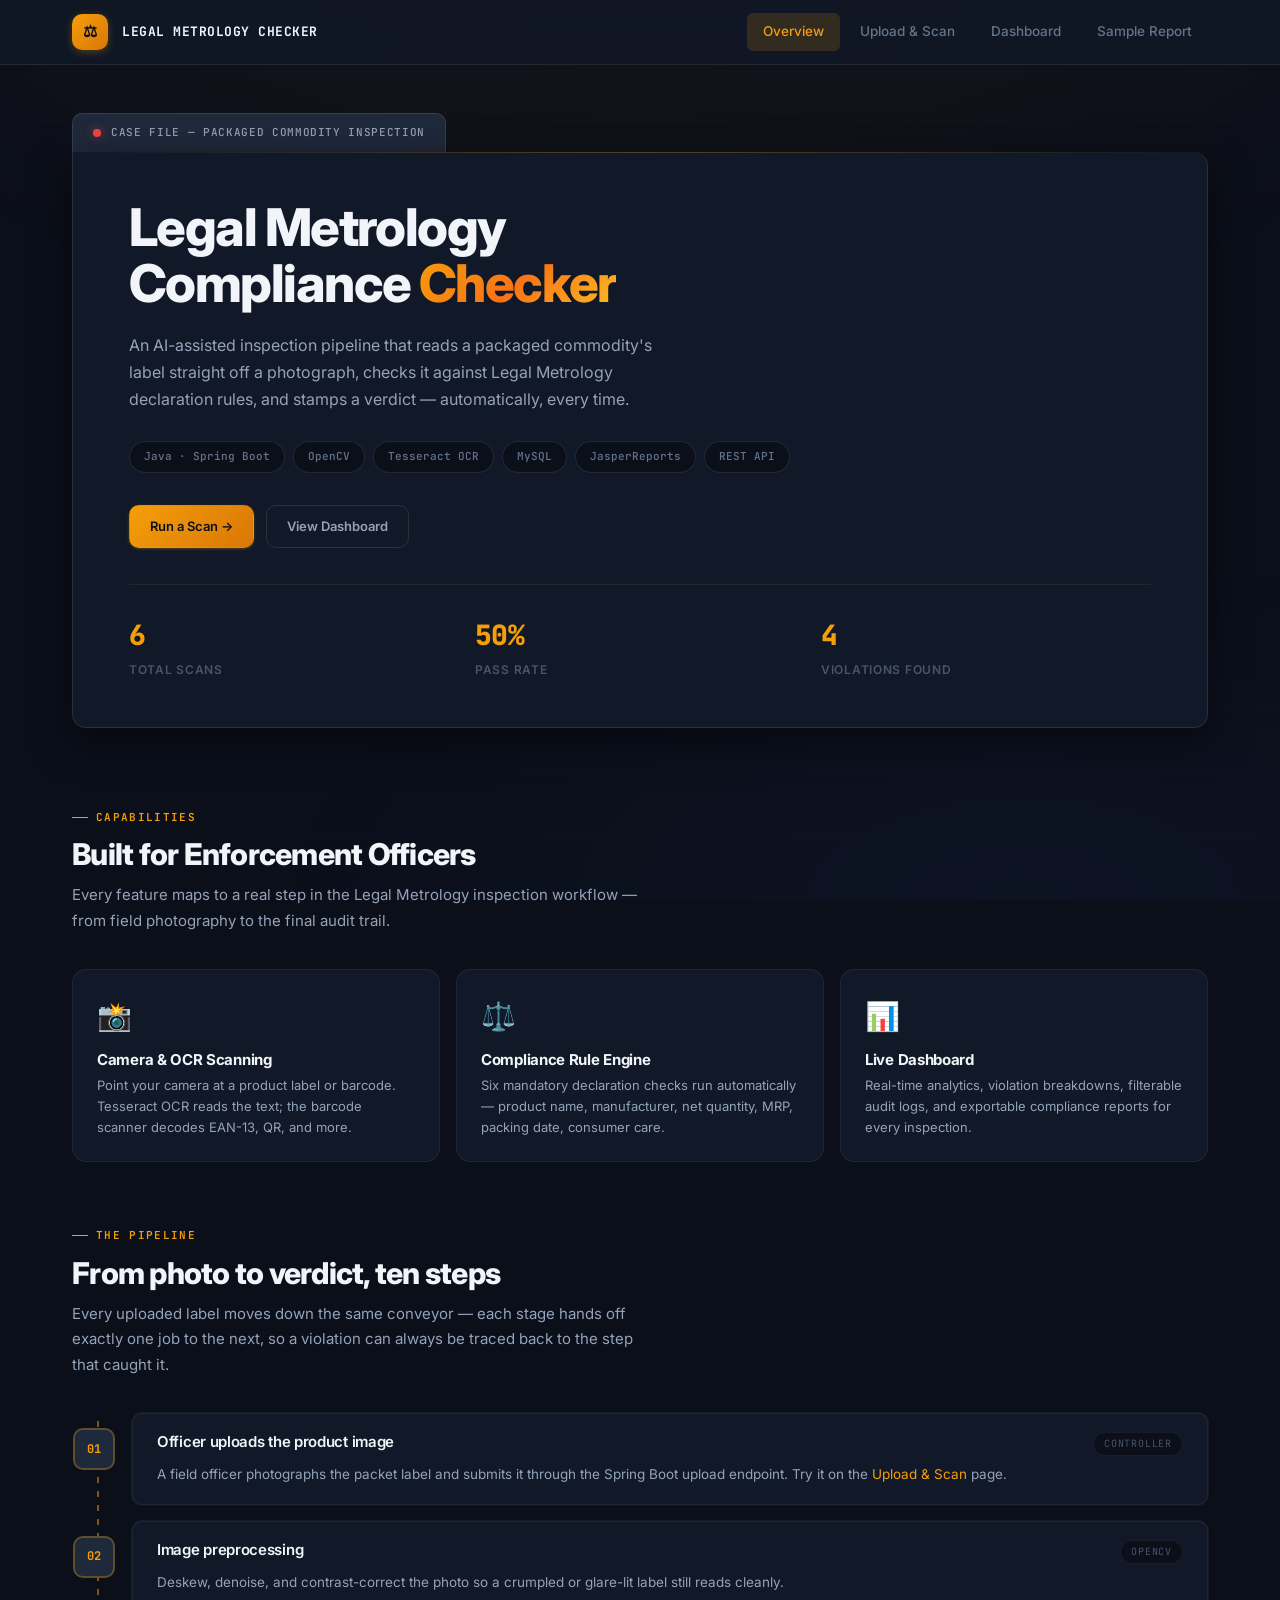
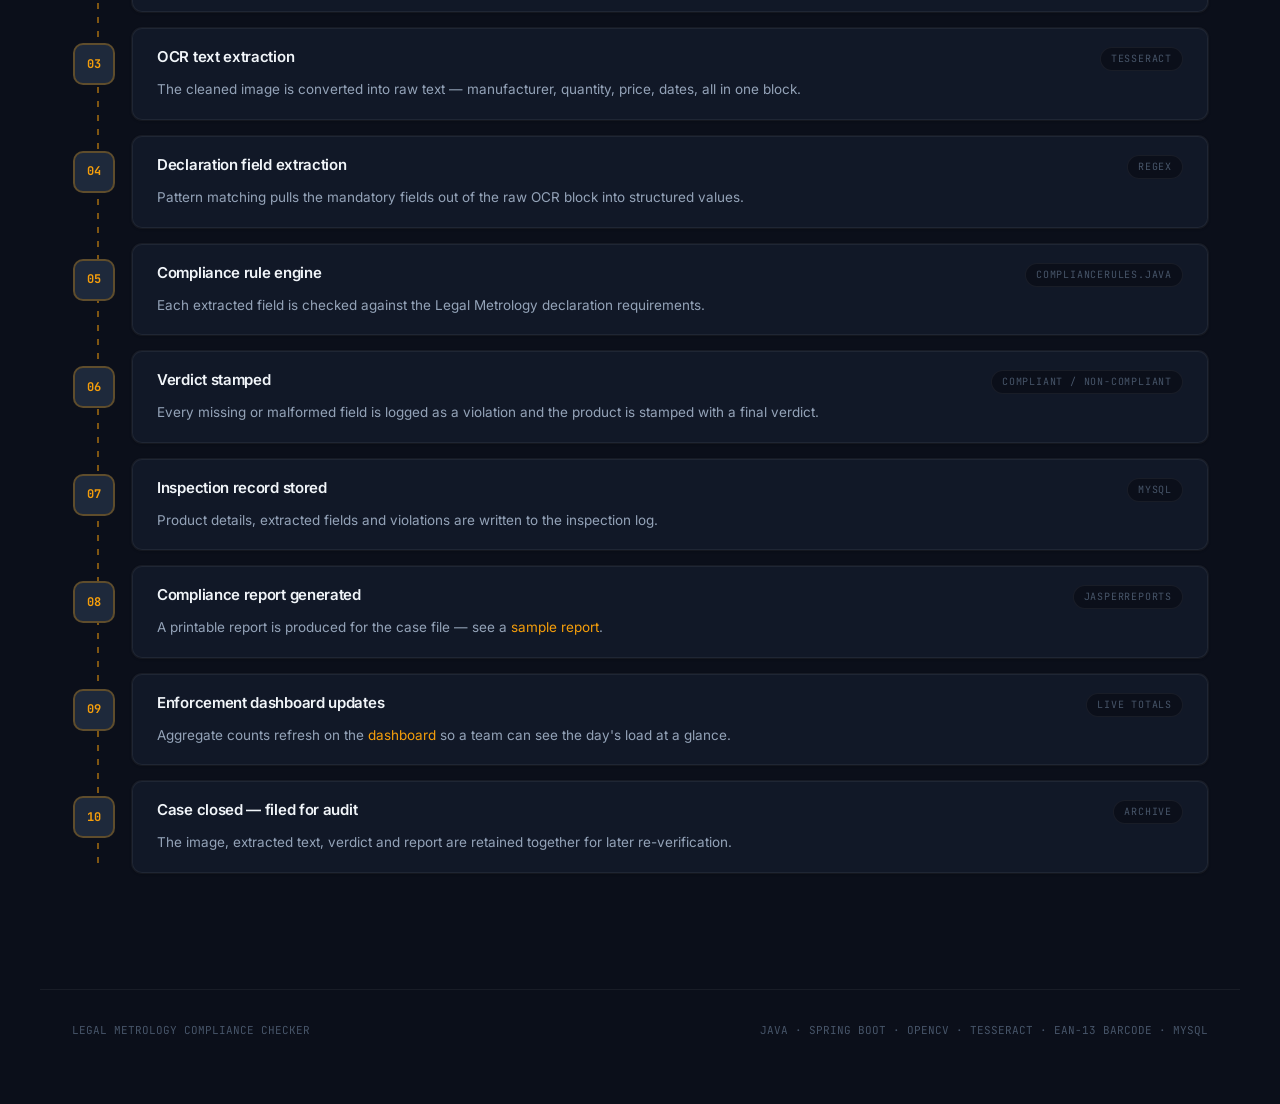
<file: index.html>
<!DOCTYPE html>
<html lang="en">
<head>
<meta charset="UTF-8">
<meta name="viewport" content="width=device-width, initial-scale=1.0">
<meta name="description" content="AI-powered Legal Metrology Compliance Checker — automated label inspection, OCR extraction, barcode verification, and compliance stamping for packaged commodities.">
<title>Legal Metrology Compliance Checker</title>
<link rel="stylesheet" href="assets/css/style.css">
<style>
  .hero-stats{display:grid;grid-template-columns:repeat(3,1fr);gap:16px;margin-top:36px;padding-top:28px;border-top:1px solid var(--border);}
  .hero-stat .val{font-family:'JetBrains Mono',monospace;font-size:28px;font-weight:800;color:var(--accent);letter-spacing:-0.02em;}
  .hero-stat .lbl{font-size:12px;color:var(--text-muted);margin-top:2px;text-transform:uppercase;letter-spacing:0.06em;font-weight:600;}
  @media(max-width:580px){.hero-stats{grid-template-columns:1fr;}}

  .feature-grid{display:grid;grid-template-columns:repeat(3,1fr);gap:16px;margin-top:12px;}
  .feature-card{background:var(--bg-secondary);border:1px solid var(--border);border-radius:var(--radius-lg);padding:24px;transition:all var(--transition-normal);position:relative;overflow:hidden;}
  .feature-card:hover{border-color:var(--accent-border);transform:translateY(-3px);box-shadow:var(--shadow-md);}
  .feature-card .f-icon{font-size:28px;margin-bottom:12px;display:block;}
  .feature-card h3{font-size:15px;font-weight:700;margin-bottom:6px;}
  .feature-card p{font-size:13px;color:var(--text-secondary);line-height:1.6;}
  @media(max-width:768px){.feature-grid{grid-template-columns:1fr;}}
</style>
</head>
<body>

<header class="hero">
  <div class="file-tab"><span class="dot"></span>CASE FILE — PACKAGED COMMODITY INSPECTION</div>
  <div class="hero-inner">
    <h1 class="title">Legal Metrology<br>Compliance <span class="accent">Checker</span></h1>
    <p class="lede">An AI-assisted inspection pipeline that reads a packaged commodity's label straight off a photograph, checks it against Legal Metrology declaration rules, and stamps a verdict — automatically, every time.</p>
    <div class="stack-strip">
      <span class="chip">Java · Spring Boot</span>
      <span class="chip">OpenCV</span>
      <span class="chip">Tesseract OCR</span>
      <span class="chip">MySQL</span>
      <span class="chip">JasperReports</span>
      <span class="chip">REST API</span>
    </div>
    <div class="cta-row">
      <a class="btn" href="upload.html">Run a Scan →</a>
      <a class="btn ghost" href="dashboard.html">View Dashboard</a>
    </div>
    <div class="hero-stats">
      <div class="hero-stat"><div class="val" id="heroTotal">—</div><div class="lbl">Total Scans</div></div>
      <div class="hero-stat"><div class="val" id="heroRate">—</div><div class="lbl">Pass Rate</div></div>
      <div class="hero-stat"><div class="val" id="heroViolations">—</div><div class="lbl">Violations Found</div></div>
    </div>
  </div>
</header>

<main>
  <!-- Key Features -->
  <div class="page-head">
    <span class="eyebrow">Capabilities</span>
    <h2>Built for Enforcement Officers</h2>
    <p>Every feature maps to a real step in the Legal Metrology inspection workflow — from field photography to the final audit trail.</p>
  </div>

  <div class="feature-grid">
    <div class="feature-card">
      <span class="f-icon">📸</span>
      <h3>Camera & OCR Scanning</h3>
      <p>Point your camera at a product label or barcode. Tesseract OCR reads the text; the barcode scanner decodes EAN-13, QR, and more.</p>
    </div>
    <div class="feature-card">
      <span class="f-icon">⚖️</span>
      <h3>Compliance Rule Engine</h3>
      <p>Six mandatory declaration checks run automatically — product name, manufacturer, net quantity, MRP, packing date, consumer care.</p>
    </div>
    <div class="feature-card">
      <span class="f-icon">📊</span>
      <h3>Live Dashboard</h3>
      <p>Real-time analytics, violation breakdowns, filterable audit logs, and exportable compliance reports for every inspection.</p>
    </div>
  </div>

  <!-- Pipeline Section -->
  <div class="page-head" style="margin-top:56px;">
    <span class="eyebrow">The Pipeline</span>
    <h2>From photo to verdict, ten steps</h2>
    <p>Every uploaded label moves down the same conveyor — each stage hands off exactly one job to the next, so a violation can always be traced back to the step that caught it.</p>
  </div>

  <div class="pipeline">
    <div class="stage"><div class="stage-num">01</div>
      <div class="stage-top"><h3>Officer uploads the product image</h3><span class="stage-tag">Controller</span></div>
      <p>A field officer photographs the packet label and submits it through the Spring Boot upload endpoint. Try it on the <a href="upload.html">Upload &amp; Scan</a> page.</p>
    </div>
    <div class="stage"><div class="stage-num">02</div>
      <div class="stage-top"><h3>Image preprocessing</h3><span class="stage-tag">OpenCV</span></div>
      <p>Deskew, denoise, and contrast-correct the photo so a crumpled or glare-lit label still reads cleanly.</p>
    </div>
    <div class="stage"><div class="stage-num">03</div>
      <div class="stage-top"><h3>OCR text extraction</h3><span class="stage-tag">Tesseract</span></div>
      <p>The cleaned image is converted into raw text — manufacturer, quantity, price, dates, all in one block.</p>
    </div>
    <div class="stage"><div class="stage-num">04</div>
      <div class="stage-top"><h3>Declaration field extraction</h3><span class="stage-tag">Regex</span></div>
      <p>Pattern matching pulls the mandatory fields out of the raw OCR block into structured values.</p>
    </div>
    <div class="stage"><div class="stage-num">05</div>
      <div class="stage-top"><h3>Compliance rule engine</h3><span class="stage-tag">ComplianceRules.java</span></div>
      <p>Each extracted field is checked against the Legal Metrology declaration requirements.</p>
    </div>
    <div class="stage"><div class="stage-num">06</div>
      <div class="stage-top"><h3>Verdict stamped</h3><span class="stage-tag">Compliant / Non-compliant</span></div>
      <p>Every missing or malformed field is logged as a violation and the product is stamped with a final verdict.</p>
    </div>
    <div class="stage"><div class="stage-num">07</div>
      <div class="stage-top"><h3>Inspection record stored</h3><span class="stage-tag">MySQL</span></div>
      <p>Product details, extracted fields and violations are written to the inspection log.</p>
    </div>
    <div class="stage"><div class="stage-num">08</div>
      <div class="stage-top"><h3>Compliance report generated</h3><span class="stage-tag">JasperReports</span></div>
      <p>A printable report is produced for the case file — see a <a href="report.html">sample report</a>.</p>
    </div>
    <div class="stage"><div class="stage-num">09</div>
      <div class="stage-top"><h3>Enforcement dashboard updates</h3><span class="stage-tag">Live totals</span></div>
      <p>Aggregate counts refresh on the <a href="dashboard.html">dashboard</a> so a team can see the day's load at a glance.</p>
    </div>
    <div class="stage"><div class="stage-num">10</div>
      <div class="stage-top"><h3>Case closed — filed for audit</h3><span class="stage-tag">Archive</span></div>
      <p>The image, extracted text, verdict and report are retained together for later re-verification.</p>
    </div>
  </div>
</main>

<script src="assets/js/main.js"></script>
<script>
  LMC.mountChrome("overview");

  // Populate hero stats from localStorage
  LMC.getInspections().then(list => {
    const total = list.length;
    const compliant = list.filter(r => r.status === "COMPLIANT").length;
    const rate = total ? Math.round((compliant / total) * 100) : 0;
    const violations = list.reduce((s, r) => s + (r.violations ? r.violations.length : 0), 0);
    document.getElementById("heroTotal").textContent = total;
    document.getElementById("heroRate").textContent = rate + "%";
    document.getElementById("heroViolations").textContent = violations;
  });
</script>
</body>
</html>
</file>
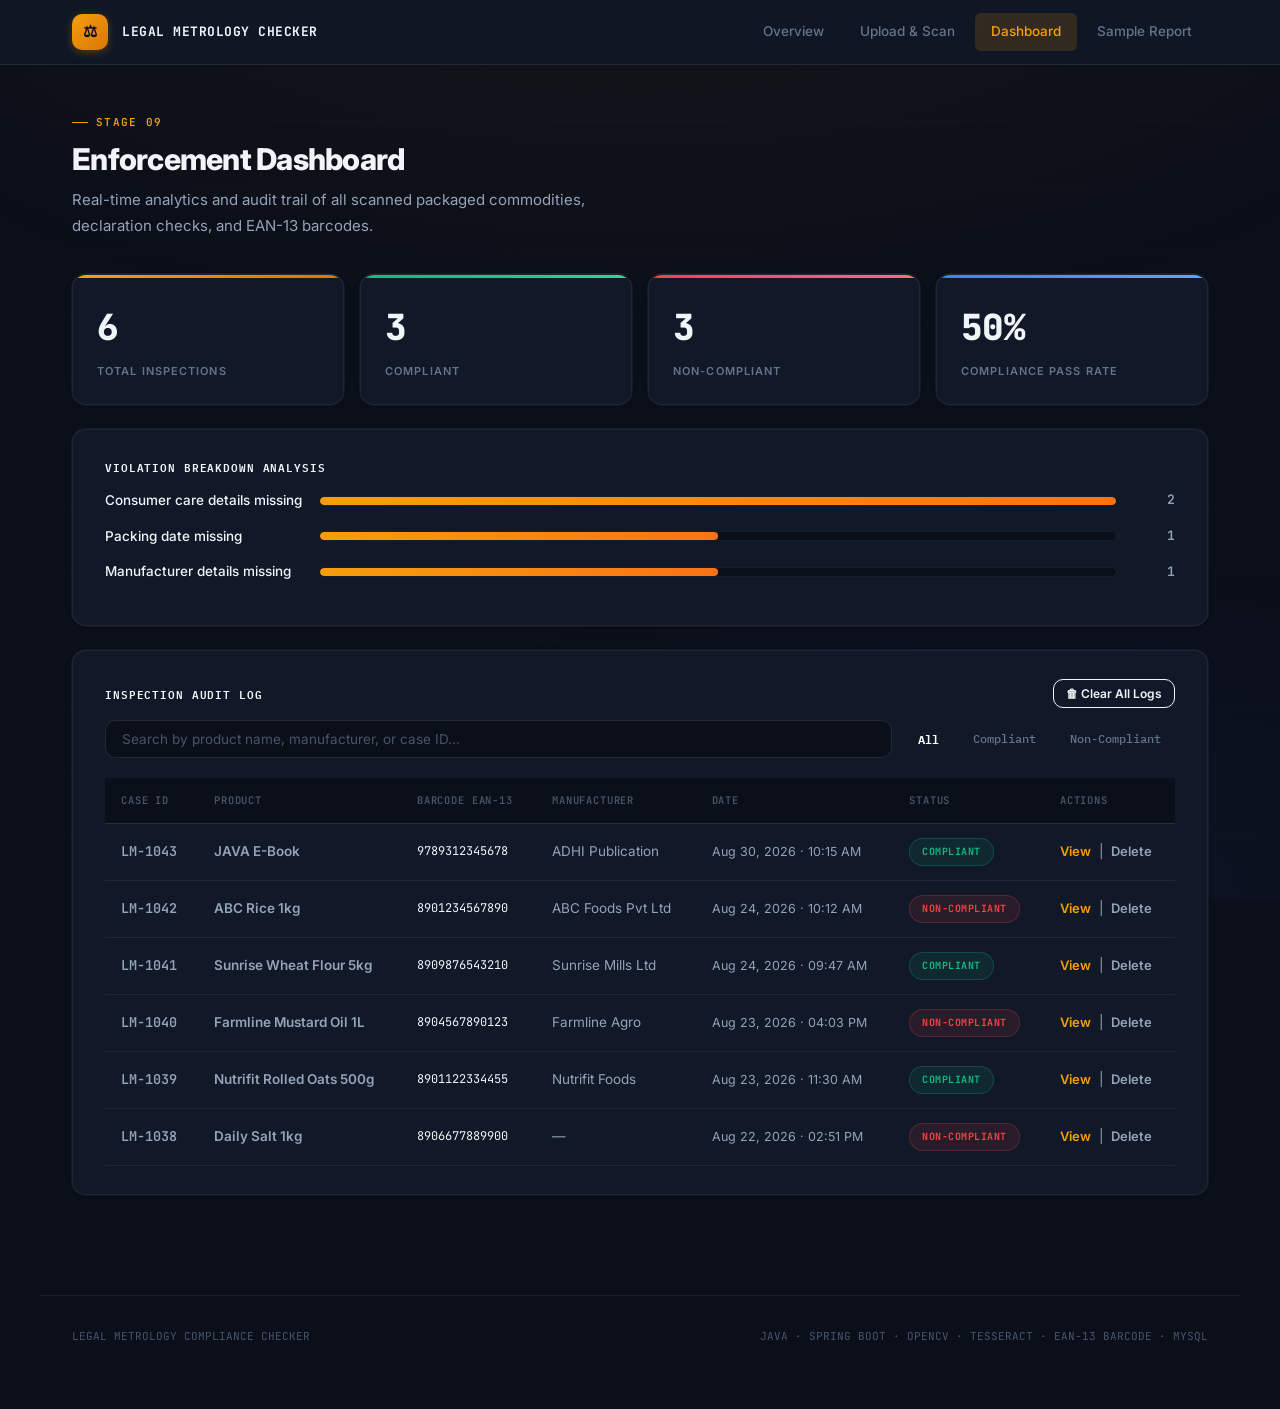
<file: dashboard.html>
<!DOCTYPE html>
<html lang="en">
<head>
<meta charset="UTF-8">
<meta name="viewport" content="width=device-width, initial-scale=1.0">
<title>Dashboard — Legal Metrology Compliance Checker</title>
<link rel="preconnect" href="https://fonts.googleapis.com">
<link href="https://fonts.googleapis.com/css2?family=Zilla+Slab:wght@400;600;700&family=IBM+Plex+Mono:wght@400;500;600&family=Inter:wght@400;500;600&display=swap" rel="stylesheet">
<link rel="stylesheet" href="assets/css/style.css">
<style>
  .step-flag{font-family:'IBM Plex Mono',monospace; font-size:11px; color:var(--brass-gold); text-transform:uppercase; letter-spacing:0.08em; margin-bottom:14px; display:block; font-weight:600;}
  .filter-pill{font-family:'IBM Plex Mono',monospace; font-size:12px; padding:6px 14px; border-radius:20px; border:1px solid var(--rule); background:var(--paper-card); cursor:pointer; font-weight:500;}
  .filter-pill.active{background:var(--ink); color:#FFF; border-color:var(--ink);}
</style>
</head>
<body>

<main>
  <div class="page-head">
    <span class="eyebrow">Stage 09</span>
    <h2>Enforcement Dashboard</h2>
    <p>Real-time analytics and audit trail of all scanned packaged commodities, declaration checks, and EAN-13 barcodes.</p>
  </div>

  <div class="dash-grid" id="statCards"></div>

  <div class="panel" style="margin-top:24px;">
    <span class="step-flag">Violation Breakdown Analysis</span>
    <div id="violationBars"></div>
  </div>

  <div class="panel" style="margin-top:24px;">
    <div style="display:flex; justify-content:space-between; align-items:center; flex-wrap:wrap; gap:12px; margin-bottom:12px;">
      <span class="step-flag" style="margin-bottom:0;">Inspection Audit Log</span>
      <button class="btn ghost danger-text" id="clearAllBtn" style="font-size:12px; padding:6px 12px; color:var(--stamp-red); border-color:var(--stamp-red);">🗑 Clear All Logs</button>
    </div>
    
    <div class="filter-bar">
      <input type="text" class="search-input" id="searchInput" placeholder="Search by product name, manufacturer, or case ID...">
      <div style="display:flex; gap:6px;">
        <button class="filter-pill active" data-status="ALL">All</button>
        <button class="filter-pill" data-status="COMPLIANT">Compliant</button>
        <button class="filter-pill" data-status="NON-COMPLIANT">Non-Compliant</button>
      </div>
    </div>

    <div style="overflow-x:auto;">
      <table class="log">
        <thead>
          <tr><th>Case ID</th><th>Product</th><th>Barcode EAN-13</th><th>Manufacturer</th><th>Date</th><th>Status</th><th>Actions</th></tr>
        </thead>
        <tbody id="logBody"></tbody>
      </table>
    </div>
  </div>
</main>

<script src="assets/js/main.js"></script>
<script>
  LMC.mountChrome("dashboard");

  let inspections = [];

  async function loadInspections() {
    try {
      inspections = await LMC.getInspections();
    } catch (err) {
      inspections = [];
      console.error(err);
      alert("Could not load inspections from the API.");
    }
  }

  function updateDashboardMetrics() {
    const total = inspections.length;
    const compliant = inspections.filter(r => r.status === "COMPLIANT").length;
    const nonCompliant = inspections.filter(r => r.status === "NON-COMPLIANT").length;
    const rate = total ? ((compliant / total) * 100).toFixed(0) : 0;

    document.getElementById("statCards").innerHTML = [
      ["Total Inspections", total],
      ["Compliant", compliant],
      ["Non-Compliant", nonCompliant],
      ["Compliance Pass Rate", rate + "%"],
    ].map(([label, n]) => `
      <div class="dash-card"><div class="n">${n}</div><div class="l">${label}</div></div>
    `).join("");

    const violationCounts = {};
    inspections.forEach(r => (r.violations || []).forEach(v => {
      violationCounts[v] = (violationCounts[v] || 0) + 1;
    }));
    const sorted = Object.entries(violationCounts).sort((a,b) => b[1]-a[1]).slice(0,6);
    const maxCount = sorted.length ? sorted[0][1] : 1;

    document.getElementById("violationBars").innerHTML = sorted.length
      ? sorted.map(([label, count]) => `
          <div class="bar-row">
            <span style="font-weight:500;">${label}</span>
            <div class="bar-track"><div class="bar-fill" style="width:${(count/maxCount*100).toFixed(0)}%"></div></div>
            <span class="bar-count">${count}</span>
          </div>`).join("")
      : `<p class="empty-note">No violations recorded yet — every scanned label has been fully compliant.</p>`;
  }

  let activeStatusFilter = "ALL";
  let searchQuery = "";

  const searchInput = document.getElementById("searchInput");
  const filterPills = document.querySelectorAll(".filter-pill");
  const clearAllBtn = document.getElementById("clearAllBtn");

  searchInput.addEventListener("input", e => {
    searchQuery = e.target.value.toLowerCase();
    renderLog();
  });

  filterPills.forEach(btn => btn.addEventListener("click", () => {
    filterPills.forEach(p => p.classList.remove("active"));
    btn.classList.add("active");
    activeStatusFilter = btn.dataset.status;
    renderLog();
  }));

  clearAllBtn.addEventListener("click", async () => {
    if (confirm("Are you sure you want to clear all inspection records from the dashboard?")) {
      await LMC.clearInspections();
      await refresh();
    }
  });

  async function removeRecord(id) {
    if (confirm(`Remove record ${id} from inspection log?`)) {
      await LMC.deleteInspection(id);
      await refresh();
    }
  }

  function renderLog() {
    const filtered = inspections.filter(r => {
      const matchesStatus = activeStatusFilter === "ALL" || r.status === activeStatusFilter;
      const matchesSearch = !searchQuery || 
        r.id.toLowerCase().includes(searchQuery) ||
        (r.product || "").toLowerCase().includes(searchQuery) ||
        (r.manufacturer || "").toLowerCase().includes(searchQuery) ||
        (r.barcode || "").includes(searchQuery);
      return matchesStatus && matchesSearch;
    });

    document.getElementById("logBody").innerHTML = filtered.length ? filtered.map(r => `
      <tr>
        <td class="mono" style="font-weight:600;">${r.id}</td>
        <td style="font-weight:600;">${r.product}</td>
        <td class="mono" style="font-size:12px; color:var(--ink-soft);">${r.barcode || "—"}</td>
        <td>${r.manufacturer || "—"}</td>
        <td style="font-size:12.5px;">${LMC.fmtDate(r.date)}</td>
        <td><span class="status-pill ${r.status === "COMPLIANT" ? "pass" : "fail"}">${r.status}</span></td>
        <td style="white-space:nowrap;">
          <button class="row-link" onclick="openReport('${r.id}')">View</button>
          <span style="color:var(--rule); margin:0 4px;">|</span>
          <button class="row-link" style="color:var(--stamp-red);" onclick="removeRecord('${r.id}')">Delete</button>
        </td>
      </tr>
    `).join("") : `<tr><td colspan="7" class="empty-note">No inspection records found.</td></tr>`;
  }

  async function refresh() {
    await loadInspections();
    updateDashboardMetrics();
    renderLog();
  }

  refresh();

  function openReport(id){
    localStorage.setItem("lmc_last_id", id);
    window.location.href = "report.html?id=" + encodeURIComponent(id);
  }
</script>
</body>
</html>
</file>
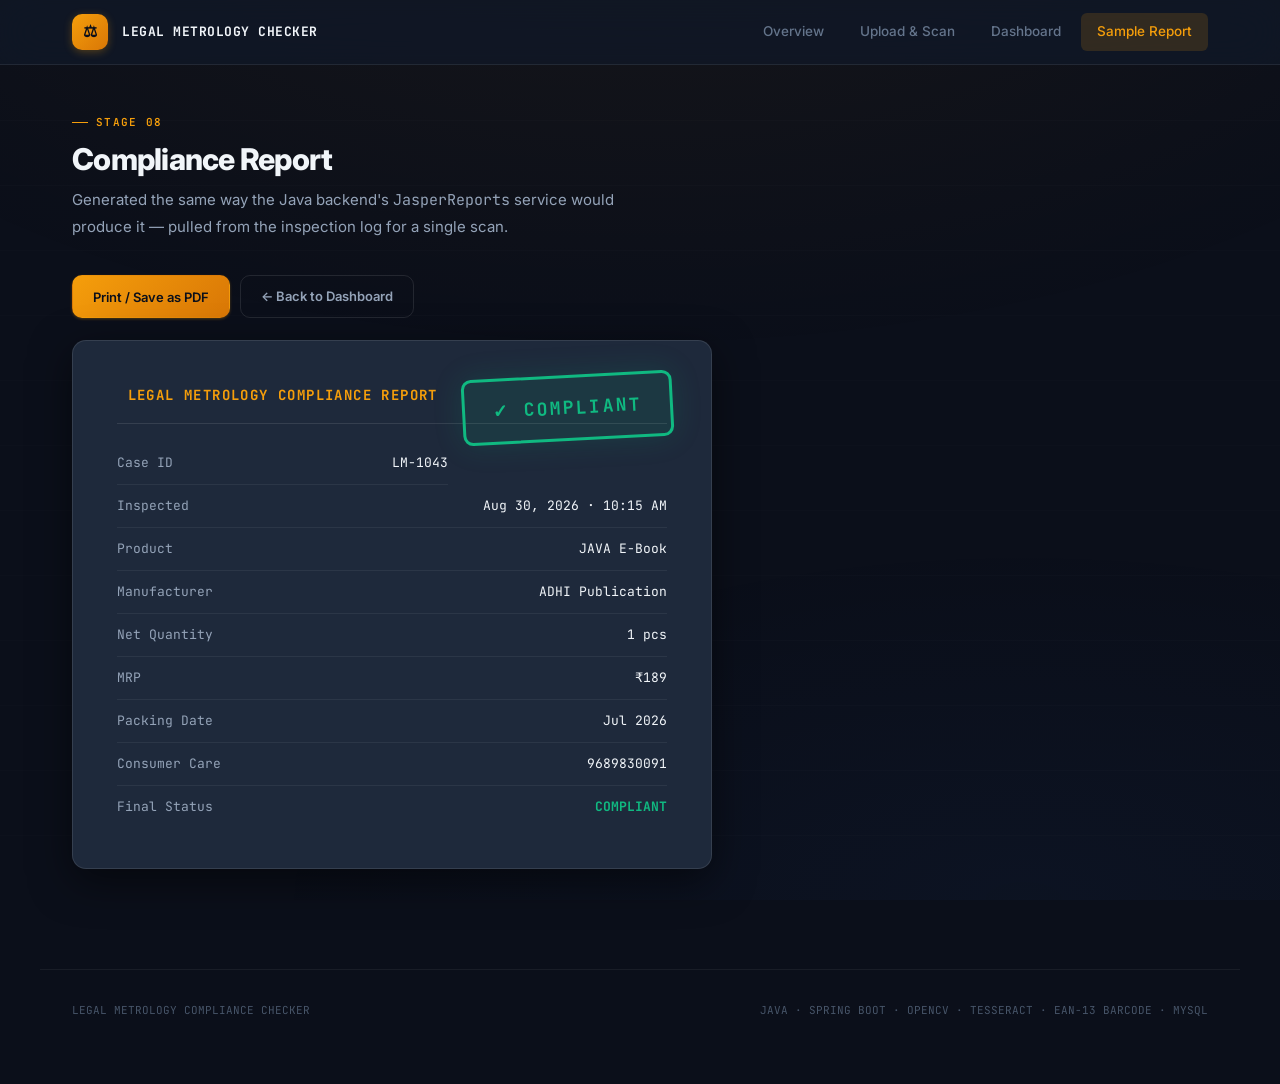
<file: report.html>
<!DOCTYPE html>
<html lang="en">
<head>
<meta charset="UTF-8">
<meta name="viewport" content="width=device-width, initial-scale=1.0">
<title>Compliance Report — Legal Metrology Compliance Checker</title>
<link rel="preconnect" href="https://fonts.googleapis.com">
<link href="https://fonts.googleapis.com/css2?family=Zilla+Slab:wght@400;600;700&family=IBM+Plex+Mono:wght@400;500;600&family=Inter:wght@400;500;600&display=swap" rel="stylesheet">
<link rel="stylesheet" href="assets/css/style.css">
<style>
  .step-flag{font-family:'IBM Plex Mono',monospace; font-size:10.5px; color:var(--brass); text-transform:uppercase; letter-spacing:0.07em; margin-bottom:14px; display:block;}
  .report-actions{display:flex; gap:10px; margin-bottom:22px; flex-wrap:wrap;}
  .stamp-corner{float:right; margin:-6px -6px 10px 14px;}
</style>
</head>
<body>

<main>
  <div class="page-head">
    <span class="eyebrow">Stage 08</span>
    <h2>Compliance Report</h2>
    <p>Generated the same way the Java backend's <span class="mono">JasperReports</span> service would produce it — pulled from the inspection log for a single scan.</p>
  </div>

  <div class="report-actions no-print">
    <button class="btn" onclick="window.print()">Print / Save as PDF</button>
    <a class="btn ghost" href="dashboard.html">← Back to Dashboard</a>
  </div>

  <div id="reportOut"></div>
</main>

<script src="assets/js/main.js"></script>
<script>
  LMC.mountChrome("report");

  const params = new URLSearchParams(window.location.search);
  const id = params.get("id") || localStorage.getItem("lmc_last_id");
  const out = document.getElementById("reportOut");

  (async () => {
    let record = null;
    try {
      if (id) record = await LMC.getById(id);
      if (!record) {
        const list = await LMC.getInspections();
        record = list[0] || null;
      }
    } catch (err) {
      console.error(err);
    }

  if (!record) {
    out.innerHTML = `<div class="panel"><p class="empty-note">No inspection record found. Run a scan on the <a href="upload.html">Upload &amp; Scan</a> page first.</p></div>`;
  } else {
    const pass = record.status === "COMPLIANT";
    const fieldRows = [
      ["Product", record.product],
      ["Manufacturer", record.manufacturer || "—"],
      ["Net Quantity", record.netQty || "—"],
      ["MRP", record.mrp || "—"],
      ["Packing Date", record.packingDate ? record.packingDate : `<span class="no">✗ missing</span>`],
      ["Consumer Care", record.consumerCare ? record.consumerCare : `<span class="no">✗ missing</span>`],
    ];
    out.innerHTML = `
      <div class="doc-mock">
        <span class="stamp stamp-corner ${pass ? "pass" : "fail"}">${pass ? "✓ COMPLIANT" : "✗ NON-COMPLIANT"}</span>
        <div class="hd">LEGAL METROLOGY COMPLIANCE REPORT</div>
        <div class="doc-row"><span>Case ID</span><span>${record.id}</span></div>
        <div class="doc-row"><span>Inspected</span><span>${LMC.fmtDate(record.date)}</span></div>
        ${fieldRows.map(([k,v]) => `<div class="doc-row"><span>${k}</span><span>${v}</span></div>`).join("")}
        <div class="doc-row"><span>Final Status</span><span class="${pass ? "ok" : "no"}">${record.status}</span></div>
      </div>
      ${record.violations && record.violations.length ? `
        <div class="panel" style="margin-top:20px; max-width:560px;">
          <span class="step-flag">Violations logged</span>
          ${record.violations.map(v => `<div class="check-row fail"><span class="mark">✗</span>${v}</div>`).join("")}
        </div>` : ""}
    `;
  }
  })();
</script>
</body>
</html>
</file>
<file: assets/css/style.css>
/* ==========================================================
   Legal Metrology Compliance Checker — Professional Design System
   Aesthetic: Enterprise-grade Dark SaaS Dashboard
   ========================================================== */

@import url('https://fonts.googleapis.com/css2?family=Inter:wght@300;400;500;600;700;800&family=JetBrains+Mono:wght@400;500;600;700&display=swap');

:root {
  /* Core Dark Palette */
  --bg-primary: #0B0F1A;
  --bg-secondary: #111827;
  --bg-tertiary: #1A2236;
  --bg-elevated: #1E293B;
  --bg-surface: rgba(30, 41, 59, 0.6);
  --bg-hover: rgba(255, 255, 255, 0.04);
  --bg-active: rgba(255, 255, 255, 0.08);

  /* Glass */
  --glass-bg: rgba(17, 24, 39, 0.75);
  --glass-border: rgba(255, 255, 255, 0.08);
  --glass-highlight: rgba(255, 255, 255, 0.04);

  /* Text */
  --text-primary: #F1F5F9;
  --text-secondary: #94A3B8;
  --text-tertiary: #64748B;
  --text-muted: #475569;

  /* Accent — Amber / Gold */
  --accent: #F59E0B;
  --accent-hover: #FBBF24;
  --accent-muted: rgba(245, 158, 11, 0.15);
  --accent-border: rgba(245, 158, 11, 0.3);
  --accent-glow: rgba(245, 158, 11, 0.2);

  /* Status */
  --success: #10B981;
  --success-bg: rgba(16, 185, 129, 0.1);
  --success-border: rgba(16, 185, 129, 0.25);
  --danger: #EF4444;
  --danger-bg: rgba(239, 68, 68, 0.1);
  --danger-border: rgba(239, 68, 68, 0.25);
  --info: #3B82F6;
  --info-bg: rgba(59, 130, 246, 0.1);

  /* Borders */
  --border: rgba(255, 255, 255, 0.06);
  --border-strong: rgba(255, 255, 255, 0.1);
  --border-focus: rgba(245, 158, 11, 0.5);

  /* Shadows */
  --shadow-sm: 0 1px 2px rgba(0, 0, 0, 0.3);
  --shadow-md: 0 4px 12px rgba(0, 0, 0, 0.4);
  --shadow-lg: 0 12px 40px rgba(0, 0, 0, 0.5);
  --shadow-xl: 0 25px 60px rgba(0, 0, 0, 0.6);
  --shadow-glow: 0 0 30px rgba(245, 158, 11, 0.08);
  --shadow-card: 0 1px 3px rgba(0,0,0,0.3), 0 0 0 1px var(--border);

  /* Radius */
  --radius-sm: 6px;
  --radius-md: 10px;
  --radius-lg: 14px;
  --radius-xl: 20px;
  --radius-full: 9999px;

  /* Transitions */
  --ease-out: cubic-bezier(0.16, 1, 0.3, 1);
  --ease-spring: cubic-bezier(0.34, 1.56, 0.64, 1);
  --transition-fast: 0.15s var(--ease-out);
  --transition-normal: 0.25s var(--ease-out);
  --transition-slow: 0.4s var(--ease-out);
}

/* ===== Reset & Base ===== */
*, *::before, *::after { box-sizing: border-box; margin: 0; padding: 0; }
html { scroll-behavior: smooth; -webkit-font-smoothing: antialiased; -moz-osx-font-smoothing: grayscale; }

body {
  font-family: 'Inter', -apple-system, BlinkMacSystemFont, 'Segoe UI', sans-serif;
  background: var(--bg-primary);
  color: var(--text-primary);
  min-height: 100vh;
  line-height: 1.6;
  overflow-x: hidden;
}

/* Subtle grid pattern background */
body::before {
  content: '';
  position: fixed; inset: 0; z-index: 0; pointer-events: none;
  background:
    radial-gradient(ellipse 80% 60% at 50% -20%, rgba(245, 158, 11, 0.06), transparent),
    radial-gradient(ellipse 60% 40% at 80% 100%, rgba(59, 130, 246, 0.04), transparent),
    repeating-linear-gradient(0deg, transparent, transparent 64px, rgba(255,255,255,0.012) 64px, rgba(255,255,255,0.012) 65px);
}

a { color: var(--accent); text-decoration: none; transition: color var(--transition-fast); }
a:hover { color: var(--accent-hover); }

h1, h2, h3, h4, h5, h6 { font-weight: 700; color: var(--text-primary); letter-spacing: -0.02em; line-height: 1.2; }
code, .mono { font-family: 'JetBrains Mono', 'Fira Code', monospace; }

::selection { background: var(--accent); color: var(--bg-primary); }

/* ===== Eyebrow / Label ===== */
.eyebrow {
  font-family: 'JetBrains Mono', monospace;
  letter-spacing: 0.12em;
  text-transform: uppercase;
  font-size: 11px;
  color: var(--accent);
  font-weight: 600;
  display: inline-flex;
  align-items: center;
  gap: 8px;
}
.eyebrow::before {
  content: '';
  width: 16px; height: 1px;
  background: var(--accent);
  display: inline-block;
}

/* ===== Top Navigation ===== */
.topnav {
  position: sticky; top: 0; z-index: 100;
  background: var(--glass-bg);
  backdrop-filter: blur(20px) saturate(180%);
  -webkit-backdrop-filter: blur(20px) saturate(180%);
  border-bottom: 1px solid var(--glass-border);
}
.topnav-inner {
  max-width: 1200px; margin: 0 auto;
  display: flex; align-items: center; justify-content: space-between;
  padding: 0 32px; height: 64px;
}
.brand {
  display: flex; align-items: center; gap: 14px;
  font-family: 'JetBrains Mono', monospace;
  font-size: 13px; font-weight: 700; letter-spacing: 0.04em;
  text-decoration: none; color: var(--text-primary);
  transition: opacity var(--transition-fast);
}
.brand:hover { opacity: 0.85; color: var(--text-primary); }
.brand .seal {
  width: 36px; height: 36px; border-radius: var(--radius-md);
  background: linear-gradient(135deg, var(--accent), #D97706);
  color: var(--bg-primary);
  display: flex; align-items: center; justify-content: center;
  font-size: 16px;
  box-shadow: 0 2px 8px rgba(245, 158, 11, 0.3);
  transition: transform var(--transition-fast), box-shadow var(--transition-fast);
}
.brand:hover .seal { transform: scale(1.05); box-shadow: 0 4px 16px rgba(245, 158, 11, 0.4); }

.navlinks { display: flex; gap: 4px; align-items: center; }
.navlinks a {
  text-decoration: none; color: var(--text-tertiary);
  padding: 8px 16px; border-radius: var(--radius-sm);
  font-size: 13.5px; font-weight: 500;
  transition: all var(--transition-fast);
  position: relative;
}
.navlinks a:hover { color: var(--text-primary); background: var(--bg-hover); }
.navlinks a.active {
  color: var(--accent);
  background: var(--accent-muted);
}
.navlinks-toggle { display: none; }

@media (max-width: 700px) {
  .topnav-inner { padding: 0 16px; }
  .navlinks {
    position: absolute; right: 16px; top: 64px;
    background: var(--bg-elevated);
    border: 1px solid var(--border-strong);
    border-radius: var(--radius-md);
    flex-direction: column; gap: 0;
    padding: 6px;
    display: none;
    box-shadow: var(--shadow-lg);
    min-width: 200px;
  }
  .navlinks.open { display: flex; }
  .navlinks a { padding: 10px 16px; border-radius: var(--radius-sm); width: 100%; }
  .navlinks-toggle {
    display: flex; align-items: center; gap: 6px;
    background: var(--bg-elevated); border: 1px solid var(--border-strong);
    border-radius: var(--radius-sm); padding: 8px 14px;
    font-family: 'JetBrains Mono', monospace;
    font-size: 11px; cursor: pointer; color: var(--text-secondary);
    transition: all var(--transition-fast);
  }
  .navlinks-toggle:hover { background: var(--bg-active); color: var(--text-primary); }
}

/* ===== Hero / Header ===== */
header.hero {
  max-width: 1200px; margin: 0 auto;
  padding: 48px 32px 32px;
  position: relative; z-index: 1;
}
.file-tab {
  display: inline-flex; align-items: center; gap: 10px;
  background: var(--bg-elevated);
  border: 1px solid var(--border-strong);
  border-bottom: none;
  color: var(--text-secondary);
  font-family: 'JetBrains Mono', monospace;
  font-size: 11px; letter-spacing: 0.06em;
  padding: 10px 20px;
  border-radius: var(--radius-md) var(--radius-md) 0 0;
  font-weight: 500;
}
.file-tab .dot {
  width: 8px; height: 8px; border-radius: 50%;
  background: var(--danger);
  display: inline-block;
  box-shadow: 0 0 10px rgba(239, 68, 68, 0.6);
  animation: pulse-dot 2s infinite;
}
@keyframes pulse-dot { 0%, 100% { opacity: 1; } 50% { opacity: 0.3; } }

.hero-inner {
  border: 1px solid var(--border-strong);
  border-top: none;
  background: var(--bg-secondary);
  padding: 48px 56px;
  border-radius: 0 var(--radius-lg) var(--radius-lg) var(--radius-lg);
  box-shadow: var(--shadow-lg);
  position: relative;
  overflow: hidden;
}
.hero-inner::before {
  content: '';
  position: absolute; top: 0; left: 0; right: 0; height: 1px;
  background: linear-gradient(90deg, transparent, var(--accent-border), transparent);
}

h1.title {
  font-size: clamp(32px, 5vw, 52px);
  line-height: 1.08;
  font-weight: 800;
  max-width: 18ch;
  letter-spacing: -0.03em;
}
.title .accent {
  background: linear-gradient(135deg, var(--accent), #F97316, var(--accent-hover));
  -webkit-background-clip: text;
  -webkit-text-fill-color: transparent;
  background-clip: text;
}
.lede {
  margin-top: 20px;
  max-width: 56ch;
  font-size: 16px;
  line-height: 1.7;
  color: var(--text-secondary);
}
.stack-strip { margin-top: 28px; display: flex; flex-wrap: wrap; gap: 8px; }
.chip {
  font-family: 'JetBrains Mono', monospace;
  font-size: 11px; padding: 6px 14px;
  border: 1px solid var(--border-strong);
  border-radius: var(--radius-full);
  color: var(--text-tertiary);
  background: var(--bg-primary);
  font-weight: 500;
  transition: all var(--transition-fast);
}
.chip:hover {
  border-color: var(--accent-border);
  color: var(--accent);
  background: var(--accent-muted);
  transform: translateY(-1px);
}

/* ===== Main Shell & Panels ===== */
main {
  max-width: 1200px; margin: 0 auto;
  padding: 40px 32px 100px;
  position: relative; z-index: 1;
}
.page-head { margin-bottom: 36px; }
.page-head h2 { font-size: 30px; font-weight: 800; letter-spacing: -0.025em; margin-top: 10px; }
.page-head p { color: var(--text-secondary); max-width: 64ch; margin-top: 10px; font-size: 15px; line-height: 1.7; }

.panel {
  background: var(--bg-secondary);
  border: 1px solid var(--border);
  border-radius: var(--radius-lg);
  padding: 28px 32px;
  box-shadow: var(--shadow-card);
  transition: all var(--transition-normal);
  position: relative;
}
.panel:hover { border-color: var(--border-strong); box-shadow: var(--shadow-md); }
.panel + .panel { margin-top: 20px; }

/* ===== Buttons ===== */
.btn {
  font-family: 'Inter', sans-serif;
  font-size: 13px; font-weight: 600;
  padding: 10px 20px;
  border-radius: var(--radius-md);
  border: 1px solid transparent;
  cursor: pointer;
  background: linear-gradient(135deg, var(--accent), #D97706);
  color: var(--bg-primary);
  text-decoration: none;
  display: inline-flex; align-items: center; gap: 8px;
  box-shadow: 0 1px 3px rgba(245, 158, 11, 0.3);
  transition: all var(--transition-fast);
  white-space: nowrap;
}
.btn:hover {
  transform: translateY(-1px);
  box-shadow: 0 4px 16px rgba(245, 158, 11, 0.35);
  filter: brightness(1.1);
  color: var(--bg-primary);
}
.btn:active { transform: translateY(0); }
.btn:disabled { opacity: 0.4; cursor: not-allowed; transform: none; box-shadow: none; filter: none; }

.btn.ghost {
  background: transparent;
  color: var(--text-secondary);
  border: 1px solid var(--border-strong);
  box-shadow: none;
}
.btn.ghost:hover {
  border-color: var(--text-tertiary);
  color: var(--text-primary);
  background: var(--bg-hover);
  box-shadow: none;
  filter: none;
}

.btn.preset {
  background: var(--accent-muted);
  color: var(--accent);
  border: 1px solid var(--accent-border);
  font-size: 12.5px;
  padding: 9px 16px;
  box-shadow: none;
}
.btn.preset:hover {
  background: rgba(245, 158, 11, 0.2);
  color: var(--accent-hover);
  box-shadow: 0 0 20px rgba(245, 158, 11, 0.1);
  filter: none;
}

.cta-row { display: flex; gap: 12px; flex-wrap: wrap; margin-top: 32px; }

/* ===== Filter Bar ===== */
.filter-bar { display: flex; gap: 12px; margin-bottom: 20px; flex-wrap: wrap; align-items: center; }
.search-input {
  flex: 1; min-width: 220px;
  padding: 10px 16px;
  border: 1px solid var(--border-strong);
  border-radius: var(--radius-md);
  background: var(--bg-primary);
  font-family: 'Inter', sans-serif;
  font-size: 13.5px;
  color: var(--text-primary);
  outline: none;
  transition: all var(--transition-fast);
}
.search-input::placeholder { color: var(--text-muted); }
.search-input:focus {
  border-color: var(--accent);
  background: var(--bg-tertiary);
  box-shadow: 0 0 0 3px var(--accent-glow);
}
.filter-pill {
  font-family: 'Inter', sans-serif;
  font-size: 12.5px; font-weight: 500;
  padding: 8px 16px;
  border-radius: var(--radius-full);
  border: 1px solid var(--border-strong);
  background: transparent;
  color: var(--text-tertiary);
  cursor: pointer;
  transition: all var(--transition-fast);
}
.filter-pill:hover { border-color: var(--text-muted); color: var(--text-secondary); background: var(--bg-hover); }
.filter-pill.active {
  background: var(--accent);
  color: var(--bg-primary);
  border-color: var(--accent);
  font-weight: 600;
}

/* ===== Upload Dropzone ===== */
.dropzone {
  border: 2px dashed var(--border-strong);
  border-radius: var(--radius-lg);
  padding: 48px 24px;
  text-align: center;
  background: var(--bg-primary);
  cursor: pointer;
  transition: all var(--transition-normal);
  position: relative; overflow: hidden;
}
.dropzone::before {
  content: '';
  position: absolute; inset: 0;
  background: radial-gradient(circle at 50% 100%, var(--accent-glow), transparent 70%);
  opacity: 0; transition: opacity var(--transition-normal);
}
.dropzone:hover::before, .dropzone.drag::before { opacity: 1; }
.dropzone:hover, .dropzone.drag {
  border-color: var(--accent-border);
  background: var(--bg-tertiary);
}
.dropzone .icon {
  font-size: 40px; margin-bottom: 12px;
  display: inline-block;
  filter: drop-shadow(0 4px 8px rgba(0,0,0,0.3));
}
.dropzone strong { color: var(--text-primary); font-size: 15px; display: block; position: relative; }
.dropzone .hint { font-size: 13px; color: var(--text-muted); margin-top: 6px; position: relative; }

/* Preview Container */
.preview-container {
  position: relative; display: inline-block;
  max-width: 280px; width: 100%;
  border-radius: var(--radius-md); overflow: hidden;
  border: 1px solid var(--border-strong);
  background: var(--bg-primary);
}
.preview-container img { width: 100%; display: block; height: auto; }

/* Scanner Beam */
.scanner-beam {
  position: absolute; top: 0; left: 0; width: 100%; height: 3px;
  background: linear-gradient(90deg, transparent, var(--accent), #F97316, var(--accent), transparent);
  box-shadow: 0 0 20px 4px rgba(245, 158, 11, 0.6);
  display: none; z-index: 10;
}
.scanner-beam.active {
  display: block;
  animation: scan-laser 1.8s ease-in-out infinite alternate;
}
@keyframes scan-laser { 0% { top: 0%; } 100% { top: 96%; } }

/* ===== Field Rows & Checks ===== */
.field-row {
  display: flex; justify-content: space-between; align-items: center;
  padding: 12px 0;
  border-bottom: 1px solid var(--border);
  font-size: 14px;
}
.field-row:last-child { border-bottom: none; }
.field-row .k { color: var(--text-secondary); font-weight: 500; }
.field-row .v {
  font-family: 'JetBrains Mono', monospace;
  font-weight: 600; color: var(--text-primary);
  font-size: 13px;
}

.check-row {
  display: flex; align-items: center; gap: 12px;
  padding: 10px 14px;
  border-radius: var(--radius-sm);
  font-size: 14px; font-weight: 500;
  margin-bottom: 6px;
  transition: all var(--transition-fast);
}
.check-row .mark {
  width: 24px; height: 24px; border-radius: var(--radius-full);
  display: flex; align-items: center; justify-content: center;
  font-weight: 700; font-size: 12px; flex-shrink: 0;
}
.check-row.pass { background: var(--success-bg); color: var(--success); border: 1px solid var(--success-border); }
.check-row.pass .mark { background: var(--success); color: var(--bg-primary); }
.check-row.fail { background: var(--danger-bg); color: var(--danger); border: 1px solid var(--danger-border); }
.check-row.fail .mark { background: var(--danger); color: #FFF; }

/* ===== Barcode Box ===== */
.barcode-box {
  background: #FFFFFF;
  border: 1px solid var(--border-strong);
  border-radius: var(--radius-md);
  padding: 20px; text-align: center;
  margin-top: 16px;
  box-shadow: var(--shadow-sm);
}
.barcode-box svg { max-width: 100%; height: 60px; }
.barcode-num {
  font-family: 'JetBrains Mono', monospace;
  font-size: 12px; letter-spacing: 0.2em;
  margin-top: 6px; color: #333;
  font-weight: 600;
}

/* ===== Stamp / Verdict ===== */
.stamp {
  font-family: 'JetBrains Mono', monospace;
  font-weight: 700; font-size: 18px;
  letter-spacing: 0.12em;
  display: inline-block;
  padding: 12px 28px;
  border: 3px solid;
  border-radius: var(--radius-md);
  transform: rotate(-3deg);
  text-transform: uppercase;
}
.stamp.pass {
  color: var(--success);
  border-color: var(--success);
  background: var(--success-bg);
  box-shadow: 0 0 30px rgba(16, 185, 129, 0.15);
}
.stamp.fail {
  color: var(--danger);
  border-color: var(--danger);
  background: var(--danger-bg);
  box-shadow: 0 0 30px rgba(239, 68, 68, 0.15);
}

/* ===== Dashboard Grid ===== */
.dash-grid { display: grid; grid-template-columns: repeat(4, 1fr); gap: 16px; }
@media (max-width: 768px) { .dash-grid { grid-template-columns: repeat(2, 1fr); } }
@media (max-width: 480px) { .dash-grid { grid-template-columns: 1fr; } }

.dash-card {
  background: var(--bg-secondary);
  border: 1px solid var(--border);
  border-radius: var(--radius-lg);
  padding: 24px; position: relative;
  overflow: hidden;
  box-shadow: var(--shadow-card);
  transition: all var(--transition-normal);
}
.dash-card:hover {
  border-color: var(--border-strong);
  transform: translateY(-2px);
  box-shadow: var(--shadow-md);
}
.dash-card::before {
  content: '';
  position: absolute; top: 0; left: 0; right: 0; height: 3px;
  background: linear-gradient(90deg, var(--accent), #D97706);
}
.dash-card:nth-child(2)::before { background: linear-gradient(90deg, var(--success), #34D399); }
.dash-card:nth-child(3)::before { background: linear-gradient(90deg, var(--danger), #F87171); }
.dash-card:nth-child(4)::before { background: linear-gradient(90deg, var(--info), #60A5FA); }

.dash-card .n {
  font-family: 'JetBrains Mono', monospace;
  font-size: 36px; font-weight: 800;
  color: var(--text-primary);
  letter-spacing: -0.02em;
}
.dash-card .l {
  font-size: 11px;
  color: var(--text-tertiary);
  text-transform: uppercase;
  letter-spacing: 0.1em;
  margin-top: 6px;
  font-weight: 600;
}

/* ===== Violation Bars ===== */
.bar-row {
  display: grid;
  grid-template-columns: 200px 1fr 44px;
  align-items: center;
  gap: 14px;
  margin: 14px 0;
  font-size: 13.5px;
}
.bar-track { background: var(--bg-primary); border-radius: var(--radius-full); height: 10px; overflow: hidden; border: 1px solid var(--border); }
.bar-fill {
  height: 100%;
  background: linear-gradient(90deg, var(--accent), #F97316);
  border-radius: var(--radius-full);
  transition: width 0.8s var(--ease-out);
}
.bar-count {
  font-family: 'JetBrains Mono', monospace;
  text-align: right;
  color: var(--text-secondary);
  font-weight: 600; font-size: 13px;
}

/* ===== Data Table ===== */
table.log { width: 100%; border-collapse: collapse; font-size: 13.5px; }
table.log th {
  text-align: left;
  font-family: 'JetBrains Mono', monospace;
  font-size: 10.5px;
  text-transform: uppercase;
  letter-spacing: 0.08em;
  color: var(--text-muted);
  border-bottom: 1px solid var(--border-strong);
  padding: 14px 16px;
  background: var(--bg-primary);
  font-weight: 600;
}
table.log td {
  padding: 14px 16px;
  border-bottom: 1px solid var(--border);
  vertical-align: middle;
  color: var(--text-secondary);
}
table.log tr { transition: background var(--transition-fast); }
table.log tr:hover td { background: var(--bg-hover); }

.status-pill {
  font-family: 'JetBrains Mono', monospace;
  font-size: 10px; font-weight: 700;
  padding: 5px 12px;
  border-radius: var(--radius-full);
  border: 1px solid;
  text-transform: uppercase;
  letter-spacing: 0.05em;
  display: inline-block;
}
.status-pill.pass { color: var(--success); border-color: var(--success-border); background: var(--success-bg); }
.status-pill.fail { color: var(--danger); border-color: var(--danger-border); background: var(--danger-bg); }

.row-link {
  background: none; border: none;
  font: inherit;
  color: var(--accent);
  font-weight: 600; font-size: 13px;
  text-decoration: none;
  cursor: pointer; padding: 0;
  transition: color var(--transition-fast);
}
.row-link:hover { color: var(--accent-hover); }

/* ===== Report Doc ===== */
.doc-mock {
  background: var(--bg-elevated);
  border: 1px solid var(--border-strong);
  border-radius: var(--radius-lg);
  padding: 40px 44px;
  font-family: 'JetBrains Mono', monospace;
  font-size: 13px;
  line-height: 2;
  color: var(--text-primary);
  max-width: 640px;
  box-shadow: var(--shadow-lg);
  position: relative;
}
.doc-mock .hd {
  text-align: center; font-weight: 700;
  letter-spacing: 0.1em;
  border-bottom: 1px solid var(--border-strong);
  padding-bottom: 14px; margin-bottom: 18px;
  font-size: 14px;
  color: var(--accent);
}
.doc-row { display: flex; justify-content: space-between; border-bottom: 1px solid var(--border); padding: 8px 0; }
.doc-row:last-child { border-bottom: none; }
.doc-row span:first-child { color: var(--text-secondary); }
.ok { color: var(--success) !important; font-weight: 700; }
.no { color: var(--danger) !important; font-weight: 700; }

.empty-note { color: var(--text-muted); font-size: 14px; padding: 24px 0; text-align: center; }

/* ===== Footer ===== */
footer.site {
  max-width: 1200px; margin: 0 auto;
  padding: 32px 32px 64px;
  color: var(--text-muted);
  font-size: 11px;
  font-family: 'JetBrains Mono', monospace;
  border-top: 1px solid var(--border);
  display: flex; justify-content: space-between;
  flex-wrap: wrap; gap: 12px;
  position: relative; z-index: 1;
}

/* ===== Pipeline (index.html) ===== */
.pipeline { position: relative; padding-left: 60px; margin-top: 12px; }
.pipeline::before {
  content: ''; position: absolute; left: 25px; top: 8px; bottom: 8px; width: 2px;
  background: repeating-linear-gradient(180deg, var(--accent) 0 6px, transparent 6px 14px);
  opacity: 0.5;
}
.stage {
  position: relative; margin-bottom: 16px;
  background: var(--bg-secondary);
  border: 1px solid var(--border);
  border-radius: var(--radius-md);
  padding: 18px 24px 18px 24px;
  box-shadow: var(--shadow-card);
  transition: all var(--transition-normal);
}
.stage:hover {
  border-color: var(--border-strong);
  transform: translateX(4px);
  box-shadow: var(--shadow-md);
}
.stage-num {
  position: absolute; left: -60px; top: 14px;
  width: 42px; height: 42px; border-radius: var(--radius-md);
  background: var(--bg-elevated);
  border: 2px solid var(--accent-border);
  color: var(--accent);
  display: flex; align-items: center; justify-content: center;
  font-family: 'JetBrains Mono', monospace;
  font-size: 12px; font-weight: 700;
  transition: all var(--transition-fast);
}
.stage:hover .stage-num {
  background: var(--accent);
  color: var(--bg-primary);
  border-color: var(--accent);
  box-shadow: 0 0 16px rgba(245, 158, 11, 0.3);
}
.stage-top { display: flex; align-items: baseline; justify-content: space-between; gap: 12px; flex-wrap: wrap; }
.stage-top h3 { font-size: 15px; font-weight: 600; }
.stage-tag {
  font-family: 'JetBrains Mono', monospace;
  font-size: 10px;
  color: var(--text-muted);
  text-transform: uppercase;
  letter-spacing: 0.08em;
  background: var(--bg-primary);
  padding: 3px 10px;
  border-radius: var(--radius-full);
  border: 1px solid var(--border);
}
.stage p { margin: 8px 0 0; color: var(--text-secondary); font-size: 13.5px; line-height: 1.6; }

/* ===== Animations ===== */
@keyframes fadeInUp {
  from { opacity: 0; transform: translateY(16px); }
  to { opacity: 1; transform: translateY(0); }
}
@keyframes shimmer {
  0% { background-position: -200% 0; }
  100% { background-position: 200% 0; }
}

/* ===== Print ===== */
@media print {
  .topnav, footer.site, .no-print { display: none !important; }
  body { background: #FFF; color: #000; }
  body::before { display: none; }
  main { padding: 0; }
  .panel, .doc-mock { background: #FFF; border: 1px solid #CCC; box-shadow: none; }
  .text-primary, h1, h2, h3 { color: #000; }
}

@media (prefers-reduced-motion: reduce) {
  *, *::before, *::after { transition: none !important; animation: none !important; }
}
</file>
